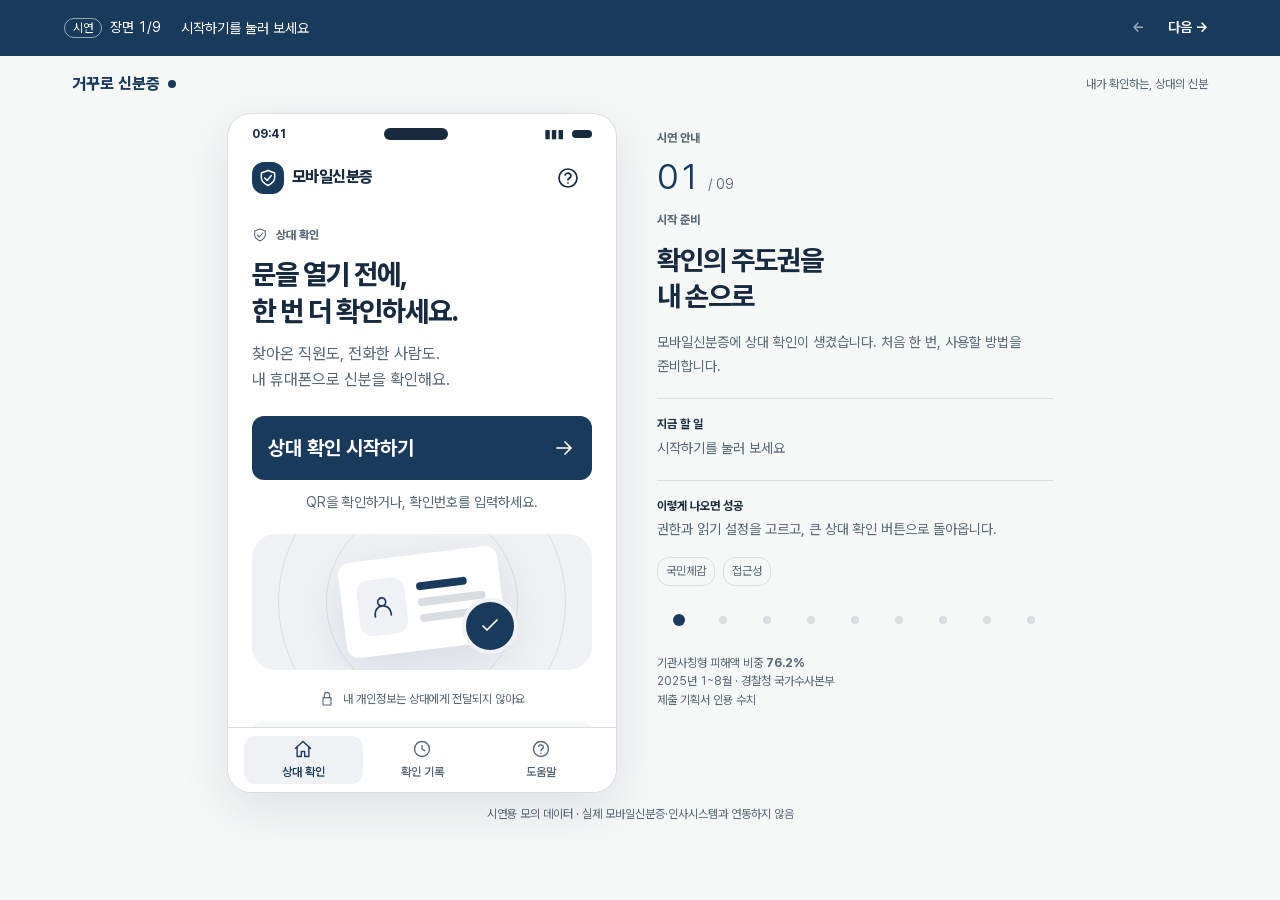
<file: index.html>
<!doctype html>
<html lang="ko">
<head>
  <meta charset="utf-8">
  <meta name="viewport" content="width=device-width, initial-scale=1, viewport-fit=cover">
  <meta name="theme-color" content="#193a5b">
  <meta name="description" content="내 휴대폰에서 만난 직원과 전화한 사람의 직무 신분을 확인합니다.">
  <title>상대 확인 · 거꾸로 신분증</title>
  <link rel="stylesheet" href="./style.css">
  <script defer src="./data.js"></script>
  <script defer src="./protocol.browser.js"></script>
  <script defer src="./vendor/qrcode.js"></script>
  <script defer src="./app.js"></script>
</head>
<body>
  <a class="skip" href="#app-content">본문으로 건너뛰기</a>
  <header class="demo-strip" aria-label="시연 장면 안내">
    <div class="strip-inner">
      <span class="demo-tag">시연</span><span id="scene-count">장면 1/9</span>
      <span class="strip-task" id="scene-task">시작하기를 눌러 보세요</span>
      <button id="guide-shortcut" class="strip-button shortcut" data-action="lock-preview" hidden>잠금까지 보기</button>
      <div class="strip-controls"><button id="previous" class="strip-button" aria-label="이전 장면">←</button><button id="next" class="strip-button">다음 →</button></div>
    </div>
  </header>
  <div class="workspace">
    <div class="workspace-label"><span class="wordmark">거꾸로 신분증<span class="wordmark-dot"></span></span><span>내가 확인하는, 상대의 신분</span></div>
    <div class="stage" id="stage">
      <div id="employee-desktop" class="employee-desktop"></div>
      <section class="phone" id="phone" aria-label="시민 모바일신분증">
        <div class="device-status" aria-hidden="true"><span id="clock">09:41</span><span class="device-island"></span><span class="signal">▮▮▮ <span class="battery"></span></span></div>
        <header class="appbar" id="appbar"></header>
        <main id="app-content" tabindex="-1"><div class="loading-view"><div class="skeleton"></div><div class="skeleton"></div><p>안전한 확인을 준비하고 있어요.</p></div></main>
        <nav class="tabbar" id="tabbar" aria-label="앱 메뉴"></nav>
      </section>
      <aside id="scene-panel" class="scene-panel" aria-label="장면 설명"></aside>
    </div>
    <footer class="disclaimer">시연용 모의 데이터 · 실제 모바일신분증·인사시스템과 연동하지 않음</footer>
  </div>
  <div id="toast" class="toast" role="status" aria-live="polite" hidden></div>
  <dialog id="sheet" class="sheet" aria-labelledby="sheet-title"><div id="sheet-content"></div></dialog>
  <noscript>상대 확인에는 JavaScript가 필요합니다. 브라우저 설정에서 JavaScript를 켜 주세요.</noscript>
</body>
</html>
</file>
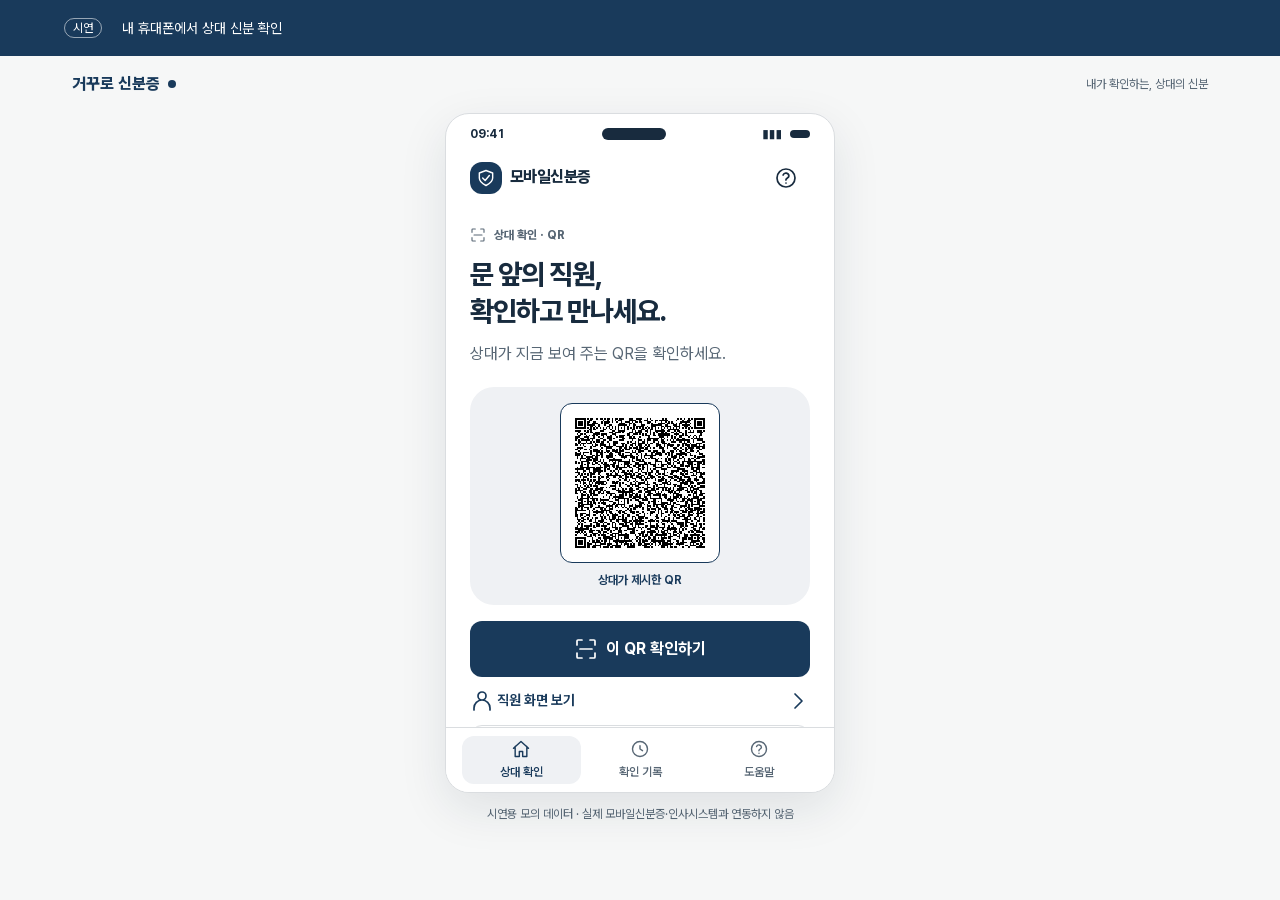
<file: check.html>
<!doctype html>
<html lang="ko">
<head>
  <meta charset="utf-8">
  <meta name="viewport" content="width=device-width, initial-scale=1, viewport-fit=cover">
  <meta name="theme-color" content="#193a5b">
  <meta name="description" content="내 휴대폰에서 만난 직원과 전화한 사람의 직무 신분을 확인합니다.">
  <title>직무 신분 확인 결과 · 상대 확인</title>
  <link rel="stylesheet" href="./style.css">
  <script defer src="./data.js"></script>
  <script defer src="./protocol.browser.js"></script>
  <script defer src="./vendor/qrcode.js"></script>
  <script defer src="./app.js"></script>
</head>
<body data-check="true" class="external-mode">
  <a class="skip" href="#app-content">본문으로 건너뛰기</a>
  <header class="demo-strip" aria-label="시연 장면 안내">
    <div class="strip-inner">
      <span class="demo-tag">시연</span><span id="scene-count">장면 1/9</span>
      <span class="strip-task" id="scene-task">시작하기를 눌러 보세요</span>
      <button id="guide-shortcut" class="strip-button shortcut" data-action="lock-preview" hidden>잠금까지 보기</button>
      <div class="strip-controls"><button id="previous" class="strip-button" aria-label="이전 장면">←</button><button id="next" class="strip-button">다음 →</button></div>
    </div>
  </header>
  <div class="workspace">
    <div class="workspace-label"><span class="wordmark">거꾸로 신분증<span class="wordmark-dot"></span></span><span>내가 확인하는, 상대의 신분</span></div>
    <div class="stage" id="stage">
      <div id="employee-desktop" class="employee-desktop"></div>
      <section class="phone" id="phone" aria-label="시민 모바일신분증">
        <div class="device-status" aria-hidden="true"><span id="clock">09:41</span><span class="device-island"></span><span class="signal">▮▮▮ <span class="battery"></span></span></div>
        <header class="appbar" id="appbar"></header>
        <main id="app-content" tabindex="-1"><div class="loading-view"><div class="skeleton"></div><div class="skeleton"></div><p>안전한 확인을 준비하고 있어요.</p></div></main>
        <nav class="tabbar" id="tabbar" aria-label="앱 메뉴"></nav>
      </section>
      <aside id="scene-panel" class="scene-panel" aria-label="장면 설명"></aside>
    </div>
    <footer class="disclaimer">시연용 모의 데이터 · 실제 모바일신분증·인사시스템과 연동하지 않음</footer>
  </div>
  <div id="toast" class="toast" role="status" aria-live="polite" hidden></div>
  <dialog id="sheet" class="sheet" aria-labelledby="sheet-title"><div id="sheet-content"></div></dialog>
  <noscript>상대 확인에는 JavaScript가 필요합니다. 브라우저 설정에서 JavaScript를 켜 주세요.</noscript>
</body>
</html>
</file>
<file: style.css>
:root {
  /* Seven source colors. All surface tints are derived from these tokens. */
  --primary:#193a5b; --ink:#182b3e; --muted:#586775; --surface:#ffffff;
  --success:#116548; --warning:#80540c; --danger:#a93036;
  --canvas:color-mix(in srgb,var(--ink) 4%,var(--surface));
  --line:color-mix(in srgb,var(--ink) 16%,var(--surface));
  --primary-soft:color-mix(in srgb,var(--primary) 7%,var(--surface));
  --success-soft:color-mix(in srgb,var(--success) 8%,var(--surface));
  --danger-soft:color-mix(in srgb,var(--danger) 7%,var(--surface));
  --warning-soft:color-mix(in srgb,var(--warning) 9%,var(--surface));
  --glass:color-mix(in srgb,var(--surface) 12%,transparent);
  --glass-line:color-mix(in srgb,var(--surface) 55%,transparent);
  --text-12:12px; --text-14:14px; --text-16:16px; --text-20:20px; --text-28:28px; --text-36:36px;
  --s1:4px; --s2:8px; --s3:12px; --s4:16px; --s5:20px; --s6:24px; --s8:32px; --s10:40px;
  --s11:44px; --s12:48px; --s14:56px; --s16:64px; --s18:72px; --s20:80px; --s24:96px;
  --radius-sm:12px; --radius-lg:24px; --round:50%;
  --shadow-sm:0 4px 16px color-mix(in srgb,var(--ink) 4%,transparent);
  --shadow-lg:0 16px 48px color-mix(in srgb,var(--ink) 10%,transparent);
  --border:1px solid var(--line); --stroke:1px; --focus:3px; --motion:180ms; --tracking:-.035em; --leading:1.55;
  --touch:48px; --phone-width:390px; --phone-height:min(680px,calc(100dvh - 160px)); --panel-width:396px; --employee-width:248px;
  --workspace-width:1200px; --mobile-chrome:112px; --qr-size:160px; --illustration-height:136px; --modal-width:440px;
}
@font-face{font-family:Pretendard;src:url('./fonts/PretendardVariable.woff2') format('woff2');font-weight:100 900;font-style:normal;font-display:swap}
*{box-sizing:border-box}body{margin:0;background:var(--canvas);color:var(--ink);font:var(--text-16)/var(--leading) Pretendard,system-ui,sans-serif;font-variant-numeric:tabular-nums;-webkit-font-smoothing:antialiased}
button,input,textarea,select{font:inherit}button,a,input,summary,select{touch-action:manipulation}button{border:0;cursor:pointer;transition:background var(--motion),transform var(--motion)}button:disabled{cursor:default;opacity:.55}button:not(:disabled):hover,a.button:hover{filter:brightness(.94)}button:not(:disabled):active{transform:translateY(var(--stroke))}button,a{-webkit-tap-highlight-color:transparent}a{color:inherit}button:focus-visible,a:focus-visible,input:focus-visible,textarea:focus-visible,select:focus-visible,summary:focus-visible{outline:var(--focus) solid var(--primary);outline-offset:var(--focus)}h1,h2,h3,p{margin:0}h1,h2,h3{letter-spacing:var(--tracking);line-height:1.3}h1{font-size:var(--text-28);font-weight:760}h2{font-size:var(--text-20);font-weight:730}h3{font-size:var(--text-16);font-weight:720}p{word-break:keep-all;overflow-wrap:anywhere}img{max-width:100%}svg{vertical-align:middle;flex-shrink:0}[hidden]{display:none!important}.icon{width:var(--s6);height:var(--s6)}.skip{position:fixed;top:calc(-1 * var(--s24));left:var(--s4);z-index:30;background:var(--surface);padding:var(--s3)}.skip:focus{top:var(--s4)}
.demo-strip{background:var(--primary);color:var(--surface);position:sticky;top:0;z-index:15;font-size:var(--text-14)}.strip-inner{max-width:var(--workspace-width);margin:auto;display:flex;align-items:center;gap:var(--s2);min-height:var(--s14);padding:var(--s1) var(--s3)}.demo-tag{border:var(--stroke) solid var(--glass-line);border-radius:var(--radius-sm);font-size:var(--text-12);padding:0 var(--s2)}#scene-count{white-space:nowrap}.strip-task{flex:1;min-width:0;font-size:var(--text-12);line-height:1.3}.strip-controls{display:flex;flex-shrink:0}.strip-button{height:var(--touch);min-width:var(--s11);background:transparent;color:inherit;border-radius:var(--radius-sm);padding:var(--s2);white-space:nowrap;font-size:var(--text-14);font-weight:650}.strip-button:focus-visible{outline-color:var(--surface)}.shortcut{background:var(--glass);font-size:var(--text-12)}
.workspace{margin:auto;max-width:var(--workspace-width)}.workspace-label,.scene-panel,.employee-desktop,.device-status{display:none}.stage{display:block}.phone{width:100%;height:calc(100dvh - var(--mobile-chrome));background:var(--surface);display:flex;flex-direction:column;position:relative;overflow:hidden}.appbar{display:flex;align-items:center;justify-content:space-between;gap:var(--s2);padding:var(--s2) var(--s6);min-height:var(--s16);flex-shrink:0}.app-brand{display:flex;gap:var(--s2);align-items:center;font-weight:800;font-size:var(--text-16);letter-spacing:var(--tracking)}.brand-icon{width:var(--s8);height:var(--s8);display:grid;place-items:center;border-radius:var(--radius-sm);background:var(--primary);color:var(--surface)}.brand-icon .icon{width:var(--s5);height:var(--s5)}.icon-button{min-width:var(--touch);height:var(--touch);background:transparent;color:inherit;display:inline-grid;place-items:center;border-radius:var(--radius-sm)}#app-content{flex:1;min-height:0;overflow:auto;scrollbar-width:thin;overscroll-behavior:contain}.page{padding:var(--s4) var(--s6) var(--s8);animation:enter var(--motion) ease-out}.eyebrow{font-size:var(--text-12);font-weight:750;color:var(--muted);margin-bottom:var(--s3);display:flex;align-items:center;gap:var(--s2)}.eyebrow .icon{width:var(--s4);height:var(--s4)}.subtitle{margin-top:var(--s3);font-size:var(--text-16);color:var(--muted);line-height:1.6}.muted{color:var(--muted)}.small{font-size:var(--text-14)}.micro{font-size:var(--text-12)}.mt{margin-top:var(--s6)}.mt-sm{margin-top:var(--s3)}.stack{display:grid;gap:var(--s3)}.row{display:flex;align-items:center;gap:var(--s3)}.between{justify-content:space-between}.grow{flex:1;min-width:0}
.button{display:flex;align-items:center;justify-content:center;gap:var(--s2);width:100%;min-height:var(--s14);padding:var(--s3) var(--s4);background:var(--primary);color:var(--surface);border-radius:var(--radius-sm);font-weight:700;text-decoration:none}.button.secondary{background:var(--surface);color:var(--primary);border:var(--border)}.button.quiet{background:var(--primary-soft);color:var(--primary)}.button.danger{background:var(--danger)}.button.compact{width:auto;min-height:var(--touch);font-size:var(--text-14)}.text-button{min-height:var(--touch);padding:var(--s2);font-size:var(--text-14);background:transparent;color:var(--primary);font-weight:650;border-radius:var(--radius-sm);display:inline-flex;align-items:center;justify-content:center;gap:var(--s2)}.card{border:var(--border);border-radius:var(--radius-sm);padding:var(--s4);background:var(--surface);box-shadow:var(--shadow-sm)}.note{display:flex;align-items:flex-start;gap:var(--s2);font-size:var(--text-14);color:var(--muted);margin-top:var(--s4)}.note .icon{width:var(--s4);height:var(--s4);margin-top:var(--s1)}.safety-note{padding:var(--s3) var(--s4);background:var(--canvas);border-radius:var(--radius-sm);font-size:var(--text-14);color:var(--muted)}.safety-note strong{display:block;color:var(--ink);margin-bottom:var(--s1)}.privacy-line{display:flex;justify-content:center;align-items:center;gap:var(--s2);font-size:var(--text-12);color:var(--muted);margin-top:var(--s4)}.privacy-line .icon{width:var(--s4);height:var(--s4)}
.home-visual{height:var(--illustration-height);background:var(--primary-soft);border-radius:var(--radius-lg);position:relative;margin:var(--s5) 0;overflow:hidden;display:grid;place-items:center}.orbit{position:absolute;width:calc(var(--s24)*2);height:calc(var(--s24)*2);border:var(--border);border-radius:var(--round)}.orbit.second{width:calc(var(--s24)*3);height:calc(var(--s24)*3)}.identity-card{position:relative;width:calc(var(--s20)*2);height:var(--s24);padding:var(--s4);border-radius:var(--radius-sm);background:var(--surface);box-shadow:var(--shadow-lg);transform:rotate(-7deg);display:flex;align-items:center;gap:var(--s3)}.identity-avatar{width:var(--s12);height:var(--s14);background:var(--primary-soft);border-radius:var(--radius-sm);display:grid;place-items:center;color:var(--primary)}.identity-lines{flex:1;display:grid;gap:var(--s2)}.identity-lines i{height:var(--s2);background:var(--line);border-radius:var(--radius-sm)}.identity-lines i:first-child{width:75%;background:var(--primary)}.check-seal{position:absolute;left:calc(50% + var(--s10));top:var(--s16);width:var(--s14);height:var(--s14);border:var(--s1) solid var(--primary-soft);border-radius:var(--round);display:grid;place-items:center;background:var(--primary);color:var(--surface)}.home-cta{justify-content:space-between;min-height:var(--s16);font-size:var(--text-20)}.home-hint{margin-top:var(--s3);font-size:var(--text-14);color:var(--muted);text-align:center}
.tabbar{display:flex;flex-shrink:0;padding:var(--s2) var(--s4);padding-bottom:max(var(--s2),env(safe-area-inset-bottom));border-top:var(--border);background:var(--surface)}.tab{flex:1;min-height:var(--touch);display:flex;flex-direction:column;align-items:center;justify-content:center;gap:var(--s1);font-size:var(--text-12);background:transparent;color:var(--muted);border-radius:var(--radius-sm);font-weight:600}.tab.active{background:var(--primary-soft);color:var(--primary)}.tab .icon{width:var(--s5);height:var(--s5)}.disclaimer{font-size:var(--text-12);color:var(--muted);text-align:center;padding:var(--s2) var(--s4);min-height:var(--s14)}
.scanner{position:relative;background:var(--primary-soft);border-radius:var(--radius-lg);padding:var(--s4);margin:var(--s5) 0 var(--s4);text-align:center;display:grid;place-items:center;gap:var(--s2)}.scan-frame{width:var(--qr-size);height:var(--qr-size);background:var(--surface);padding:var(--s2);border:var(--stroke) solid var(--primary);border-radius:var(--radius-sm)}.scan-frame img{width:100%;height:100%;object-fit:contain;image-rendering:pixelated}.scan-label{font-size:var(--text-12);font-weight:650;color:var(--primary)}.staff-switch{display:flex;align-items:center;justify-content:space-between;min-height:var(--touch);width:100%;padding:var(--s2) 0;background:transparent;color:var(--primary);font-size:var(--text-14);font-weight:650}.badge{display:inline-flex;padding:var(--s1) var(--s2);border-radius:var(--radius-sm);font-size:var(--text-12);font-weight:700;background:var(--primary-soft);color:var(--primary)}.badge.ok{background:var(--success-soft);color:var(--success)}.badge.bad{background:var(--danger-soft);color:var(--danger)}.offline-banner{background:var(--warning-soft);color:var(--warning);padding:var(--s3);border-radius:var(--radius-sm);font-size:var(--text-14);margin-bottom:var(--s4)}.offline-banner .row{gap:var(--s2)}.offline-banner small{display:block;margin-top:var(--s1);font-size:var(--text-12)}.exception-tabs{display:flex;padding:0 var(--s4);gap:var(--s2)}.exception-tabs button{flex:1;min-height:var(--touch);font-size:var(--text-14);border-radius:var(--radius-sm);padding:var(--s2);background:var(--canvas);color:var(--muted)}.exception-tabs [aria-selected=true]{background:var(--primary);color:var(--surface)}.permission-page{padding-top:var(--s8)}
.employee-card{background:var(--surface);border:var(--border);border-radius:var(--radius-lg);box-shadow:var(--shadow-sm);overflow:hidden}.employee-head{padding:var(--s4);border-bottom:var(--border);color:var(--muted);font-size:var(--text-12)}.employee-body{padding:var(--s5);text-align:center}.employee-body h3{font-size:var(--text-20)}.employee-avatar{width:var(--s12);height:var(--s12);margin:0 auto var(--s3);border-radius:var(--round);background:var(--primary-soft);color:var(--primary);display:grid;place-items:center}.employee-qr{display:block;width:100%;padding:var(--s2);margin:var(--s4) 0 var(--s2);background:var(--surface);border:var(--border);border-radius:var(--radius-sm);image-rendering:pixelated}.employee-footer{font-size:var(--text-12);color:var(--muted);text-align:center;padding:var(--s3) var(--s4);border-top:var(--border)}.timer-track{height:var(--s1);background:var(--line);margin:var(--s3) 0 var(--s2);border-radius:var(--radius-sm);overflow:hidden}.timer-track i{display:block;width:100%;height:100%;background:var(--primary)}.timer-label{font-size:var(--text-12);color:var(--muted)}.call-number{font-size:var(--text-36);font-weight:750;letter-spacing:.05em;margin-top:var(--s6)}.message-photo{border-radius:var(--radius-sm);background:var(--primary-soft)}.message-photo .employee-body{margin:var(--s3);padding:var(--s4);border:var(--stroke) dashed var(--muted);background:var(--surface)}.paper-caption{padding-bottom:var(--s3);margin-bottom:var(--s4);border-bottom:var(--border);font-weight:750;font-size:var(--text-14)}.gallery-photo{background:var(--ink);color:var(--surface)}.gallery-photo .employee-head,.gallery-photo .employee-footer,.gallery-photo .photo-caption{color:var(--surface)}.gallery-photo .employee-body{background:var(--surface);color:var(--ink);margin:var(--s3);padding:var(--s4)}.photo-caption{font-size:var(--text-12);padding:var(--s3);text-align:center}.photo-caption .icon{width:var(--s4);height:var(--s4)}.incoming-call .employee-avatar{width:var(--s16);height:var(--s16)}
.phone.result-ok{background:var(--success);color:var(--surface)}.phone.result-bad{background:var(--danger);color:var(--surface)}.result-ok .brand-icon,.result-bad .brand-icon{background:var(--glass)}.result-ok .device-island,.result-bad .device-island,.result-ok .battery,.result-bad .battery{background:var(--surface)}.result-page{text-align:center;padding-top:var(--s3);padding-bottom:var(--s12)}.result-mark{width:var(--s16);height:var(--s16);margin:0 auto var(--s4);display:grid;place-items:center;border-radius:var(--round);color:var(--success);background:var(--surface)}.result-bad .result-mark{color:var(--danger)}.result-mark .icon{width:var(--s10);height:var(--s10)}.result-sub{font-size:var(--text-16);margin-top:var(--s2)}.result-details{background:var(--surface);color:var(--ink);text-align:left;padding:var(--s4);margin:var(--s5) 0 var(--s3);border-radius:var(--radius-sm)}.result-org{font-size:var(--text-20);font-weight:750;margin-bottom:var(--s3)}.detail-row{display:flex;justify-content:space-between;gap:var(--s3);padding:var(--s1) 0;font-size:var(--text-14)}.detail-row span{color:var(--muted)}.result-page .button{background:var(--surface);color:var(--success)}.result-bad .result-page .button{color:var(--danger)}.result-page .button.outline{background:transparent;color:var(--surface);border:var(--stroke) solid var(--glass-line)}.result-page .text-button{color:var(--surface)}.result-page button:focus-visible{outline-color:var(--surface)}.result-page .safety-note,.result-page .offline-banner{background:var(--glass);color:var(--surface);text-align:left}.result-page .safety-note strong,.result-page .privacy-line{color:var(--surface)}.result-page details{font-size:var(--text-12);text-align:left;margin-top:var(--s3)}.result-page summary{display:flex;align-items:center;justify-content:space-between;min-height:var(--touch);cursor:pointer}.result-page .stack{gap:var(--s2)}
.quote{padding:var(--s4);background:var(--primary-soft);color:var(--primary);font-size:var(--text-20);font-weight:650;border-radius:var(--radius-sm);margin:var(--s4) 0;letter-spacing:var(--tracking)}label{display:block;font-size:var(--text-14);font-weight:650;margin-bottom:var(--s2)}input,select,textarea{width:100%;max-width:100%;min-height:var(--s14);padding:var(--s3);border:var(--border);border-radius:var(--radius-sm);background:var(--surface);color:var(--ink)}input.code-input{font-size:var(--text-36);font-weight:650;text-align:center;letter-spacing:.24em;padding-left:var(--s6)}input[aria-invalid=true]{border-color:var(--danger)}.field-error{font-size:var(--text-14);color:var(--danger);margin-top:var(--s2)}.field-error:empty{display:none}.caller{padding:var(--s3) var(--s4);border:var(--border);border-radius:var(--radius-sm);margin-bottom:var(--s4)}.caller p{font-size:var(--text-12);color:var(--muted)}.caller .spoken-code{display:block;font-size:var(--text-28);letter-spacing:.08em;color:var(--primary)}.empty{text-align:center;padding:var(--s10) var(--s4);color:var(--muted)}.empty .icon{width:var(--s12);height:var(--s12);margin-bottom:var(--s4)}.empty h2{color:var(--ink);margin-bottom:var(--s2)}.record{padding:var(--s4) 0;border-bottom:var(--border);display:flex;align-items:flex-start;gap:var(--s3)}.record-icon{width:var(--s10);height:var(--s10);flex-shrink:0;border-radius:var(--round);display:grid;place-items:center;background:var(--success-soft);color:var(--success)}.record-icon.bad{background:var(--danger-soft);color:var(--danger)}.record strong{display:block;font-size:var(--text-16)}.record p{font-size:var(--text-14);color:var(--muted);margin-top:var(--s1)}.filters{display:flex;gap:var(--s2);margin-top:var(--s3)}.filter{min-height:var(--touch);padding:var(--s2) var(--s3);font-size:var(--text-14);background:var(--canvas);color:var(--muted);border-radius:var(--radius-sm)}.filter.selected{background:var(--primary);color:var(--surface)}.settings-row{display:flex;align-items:center;justify-content:space-between;gap:var(--s4);padding:var(--s4) 0;border-bottom:var(--border)}.settings-row p{font-size:var(--text-14);color:var(--muted);margin-top:var(--s1)}.switch{height:var(--touch);min-width:var(--s14);position:relative;background:transparent}.switch:before{content:'';display:block;width:var(--s12);height:var(--s6);background:var(--muted);border-radius:var(--radius-lg)}.switch:after{content:'';position:absolute;top:var(--s4);left:var(--s1);width:var(--s4);height:var(--s4);background:var(--surface);border-radius:var(--round);transition:left var(--motion)}.switch[aria-checked=true]:before{background:var(--primary)}.switch[aria-checked=true]:after{left:var(--s6)}
.sheet{padding:0 0 env(safe-area-inset-bottom);border:0;border-radius:var(--radius-lg) var(--radius-lg) 0 0;width:100%;max-width:none;max-height:90dvh;margin:auto 0 0;background:var(--surface);color:var(--ink);box-shadow:var(--shadow-lg);overflow:auto}.sheet::backdrop{background:color-mix(in srgb,var(--ink) 45%,transparent);backdrop-filter:blur(var(--focus))}.sheet-inner{padding:var(--s6)}.sheet-handle{height:var(--s1);width:var(--s10);background:var(--line);border-radius:var(--radius-sm);margin:var(--s3) auto 0}.sheet-title-row{display:flex;align-items:center;justify-content:space-between;gap:var(--s3);margin-bottom:var(--s3)}.sheet-title-row h2{font-size:var(--text-20)}.sheet .employee-card{box-shadow:none}.sheet .employee-qr{max-width:calc(var(--s16)*4);margin-inline:auto}.permission-icon{width:var(--s16);height:var(--s16);border-radius:var(--radius-lg);background:var(--primary-soft);color:var(--primary);display:grid;place-items:center;margin-bottom:var(--s5)}.consent{display:flex;align-items:center;gap:var(--s3);min-height:var(--touch);margin:var(--s5) 0;font-size:var(--text-14)}.consent input{width:var(--s6);min-height:var(--s6);flex-shrink:0;accent-color:var(--primary)}.toast{position:fixed;bottom:var(--s16);left:50%;transform:translateX(-50%);z-index:50;width:max-content;max-width:calc(100% - var(--s8));padding:var(--s3) var(--s5);font-size:var(--text-14);border-radius:var(--radius-sm);background:var(--ink);color:var(--surface);box-shadow:var(--shadow-lg);pointer-events:none}.toast button{pointer-events:auto;min-height:var(--touch);background:transparent;color:var(--surface);font-weight:750;text-decoration:underline}.loading-view{padding:var(--s6);display:grid;gap:var(--s5);color:var(--muted)}.skeleton{height:var(--s16);border-radius:var(--radius-sm);background:linear-gradient(90deg,var(--canvas),var(--line),var(--canvas));background-size:200% 100%;animation:shimmer 1.2s infinite}
.admin-phone .appbar{border-bottom:var(--border)}.admin-phone .app-brand{font-size:var(--text-14)}.admin-page{padding:var(--s5)}.admin-heading{display:flex;flex-wrap:wrap;gap:var(--s4);align-items:center;justify-content:space-between}.admin-heading h1{font-size:var(--text-20)}.stats{display:grid;grid-template-columns:repeat(3,minmax(0,1fr));gap:var(--s2);margin:var(--s5) 0 var(--s3)}.stat{padding:var(--s3);background:var(--primary-soft);border-radius:var(--radius-sm)}.stat strong{display:block;font-size:var(--text-28);color:var(--primary);line-height:1.2;margin-top:var(--s2)}.stat span{font-size:var(--text-12);color:var(--muted)}.admin-count-note{margin-bottom:var(--s5)}.admin-tabs{display:flex;gap:var(--s4);border-bottom:var(--border);margin:var(--s4) 0}.admin-tab{min-height:var(--touch);border-bottom:var(--focus) solid transparent;background:transparent;color:var(--muted);padding:var(--s2) 0;font-size:var(--text-14);font-weight:650}.admin-tab.active{color:var(--primary);border-bottom-color:var(--primary)}.staff-row{display:grid;grid-template-columns:minmax(0,1fr) auto;gap:var(--s2);align-items:center;padding:var(--s4) 0;border-bottom:var(--border)}.staff-row strong{font-size:var(--text-16)}.staff-row p{font-size:var(--text-12);color:var(--muted)}.staff-row>div:last-child{display:flex;flex-direction:column}.staff-meta{display:flex;flex-wrap:wrap;align-items:center;gap:var(--s2);margin-top:var(--s1)}.admin-help{font-size:var(--text-12);color:var(--muted);margin-top:var(--s4)}.large-text .page,.large-text .subtitle,.large-text .safety-note,.large-text .result-sub,.large-text .record p,.large-text .button{font-size:var(--text-20)}.large-text h1{font-size:var(--text-36)}
@keyframes enter{from{opacity:0;transform:translateY(var(--s1))}to{opacity:1;transform:translateY(0)}}@keyframes shimmer{to{background-position:-200% 0}}
@media(min-width:761px){
 .strip-inner{padding-inline:var(--s6)}.strip-task{font-size:var(--text-14);margin-left:var(--s3)}.strip-controls{margin-left:auto}.workspace{padding:var(--s4) var(--s8) var(--s2)}.workspace-label{display:flex;justify-content:space-between;align-items:center;min-height:var(--s6);margin-bottom:var(--s4);font-size:var(--text-12);color:var(--muted)}.wordmark{display:flex;align-items:center;gap:var(--s2);font-size:var(--text-16);font-weight:800;color:var(--primary)}.wordmark-dot{width:var(--s2);height:var(--s2);background:var(--primary);border-radius:var(--round)}.stage{display:grid;grid-template-columns:var(--phone-width) minmax(0,var(--panel-width));justify-content:center;gap:var(--s10);align-items:start}.phone{width:var(--phone-width);height:var(--phone-height);border:var(--border);border-radius:var(--radius-lg);box-shadow:var(--shadow-lg)}.device-status{display:flex;flex-shrink:0;height:var(--s8);align-items:center;justify-content:space-between;padding:var(--s2) var(--s6) 0;font-size:var(--text-12);font-weight:700}.device-island{width:var(--s16);height:var(--s3);border-radius:var(--radius-sm);background:var(--ink)}.signal{display:flex;align-items:center;gap:var(--s2)}.battery{width:var(--s5);height:var(--s2);background:var(--ink);border-radius:var(--radius-sm)}.disclaimer{min-height:0;padding:var(--s3) 0 0}.scene-panel{display:block;max-height:var(--phone-height);overflow:auto;padding:var(--s4) 0;scrollbar-width:thin}.panel-kicker{font-size:var(--text-12);font-weight:750;color:var(--muted)}.panel-number{font-size:var(--text-36);font-weight:350;line-height:1;color:var(--primary);margin:var(--s3) 0 var(--s4)}.panel-number span{font-size:var(--text-14);color:var(--muted);margin-left:var(--s2)}.scene-panel h2{font-size:var(--text-28);margin-bottom:var(--s4);word-break:keep-all}.panel-story{font-size:var(--text-14);line-height:1.7;color:var(--muted)}.panel-step{margin-top:var(--s5);padding-top:var(--s4);border-top:var(--border)}.panel-step b{display:block;font-size:var(--text-12);margin-bottom:var(--s1)}.panel-step p{font-size:var(--text-14);color:var(--muted)}.criterion{display:flex;flex-wrap:wrap;gap:var(--s2);margin-top:var(--s4)}.criterion span{padding:var(--s1) var(--s2);font-size:var(--text-12);border:var(--border);border-radius:var(--radius-sm);color:var(--muted)}.scene-dots{display:flex;flex-wrap:nowrap;margin-top:var(--s3);max-width:calc(var(--s11)*9)}.scene-dot{position:relative;min-height:var(--s11);width:var(--s11);flex-shrink:0;background:transparent}.scene-dot:after{content:'';position:absolute;width:var(--s2);height:var(--s2);top:50%;left:50%;transform:translate(-50%,-50%);border-radius:var(--round);background:var(--line)}.scene-dot.current:after{background:var(--primary);width:var(--s3);height:var(--s3)}.panel-source{font-size:var(--text-12);color:var(--muted);margin-top:var(--s3)}.sheet{width:min(var(--modal-width),calc(100% - var(--s8)));border-radius:var(--radius-lg);margin:auto}.toast{bottom:var(--s6)}.admin-stage{grid-template-columns:minmax(0,760px) minmax(0,var(--panel-width));gap:var(--s8)}.admin-phone{width:100%}.admin-phone .device-status{display:none}.admin-heading h1{font-size:var(--text-28)}.admin-page{padding:var(--s6)}.staff-row>div:last-child{flex-direction:row}
}
@media(min-width:1120px){.stage.with-employee{grid-template-columns:var(--employee-width) var(--phone-width) minmax(0,var(--panel-width));gap:var(--s8)}.employee-desktop{display:block;align-self:center}.employee-desktop:empty{display:none}}
@media(max-width:760px){#scene-count{font-size:var(--text-12)}.strip-inner:has(.shortcut:not([hidden])){flex-wrap:wrap;gap:0 var(--s2)}.strip-inner:has(.shortcut:not([hidden])) .strip-task{flex-basis:48%}.strip-inner:has(.shortcut:not([hidden])) .shortcut{height:var(--s11);min-height:var(--s11)}body:has(.shortcut:not([hidden])) .phone{height:calc(100dvh - var(--mobile-chrome) - var(--s11))}}
@media(prefers-reduced-motion:reduce){*,*:before,*:after{animation:none!important;transition:none!important;scroll-behavior:auto!important}}
.external-mode .scene-panel,.external-mode .employee-desktop,.external-mode .strip-controls,.external-mode #scene-count{display:none}.external-mode .stage{grid-template-columns:var(--phone-width)}
@media print{.demo-strip,.workspace-label,.scene-panel,.employee-desktop,.tabbar,.appbar,.device-status,.disclaimer,.toast,button,.filters,input{display:none!important}.workspace,.stage,.phone,.phone.admin-phone,#app-content{display:block;width:100%;height:auto;overflow:visible;border:0;box-shadow:none;background:var(--surface);color:var(--ink)}.page{padding:0}.record{break-inside:avoid}.record strong,.record p{color:var(--ink)}}

/* Keep instructions on one line without narrowing the navigation targets. */
.strip-task{min-width:0;white-space:nowrap;overflow:hidden;text-overflow:ellipsis}
.strip-controls,#scene-count,.demo-tag{flex-shrink:0}
</file>
